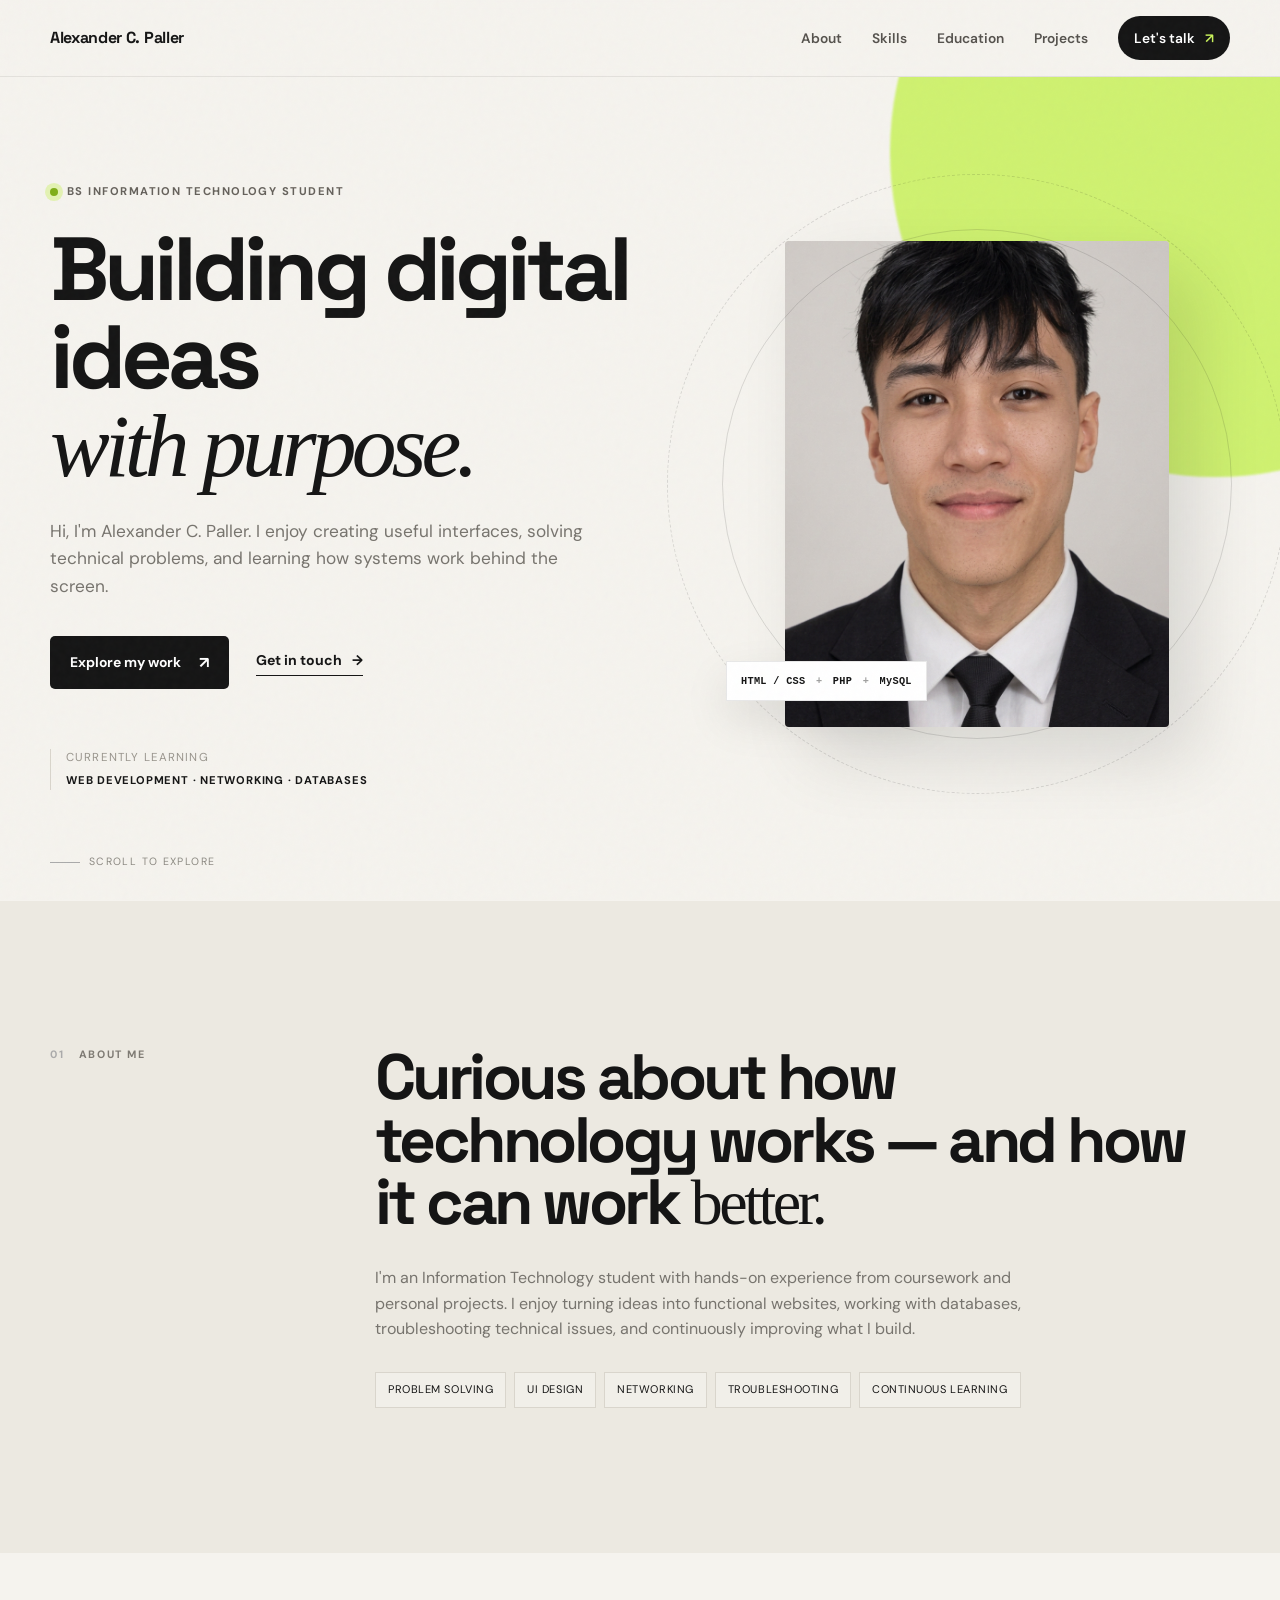
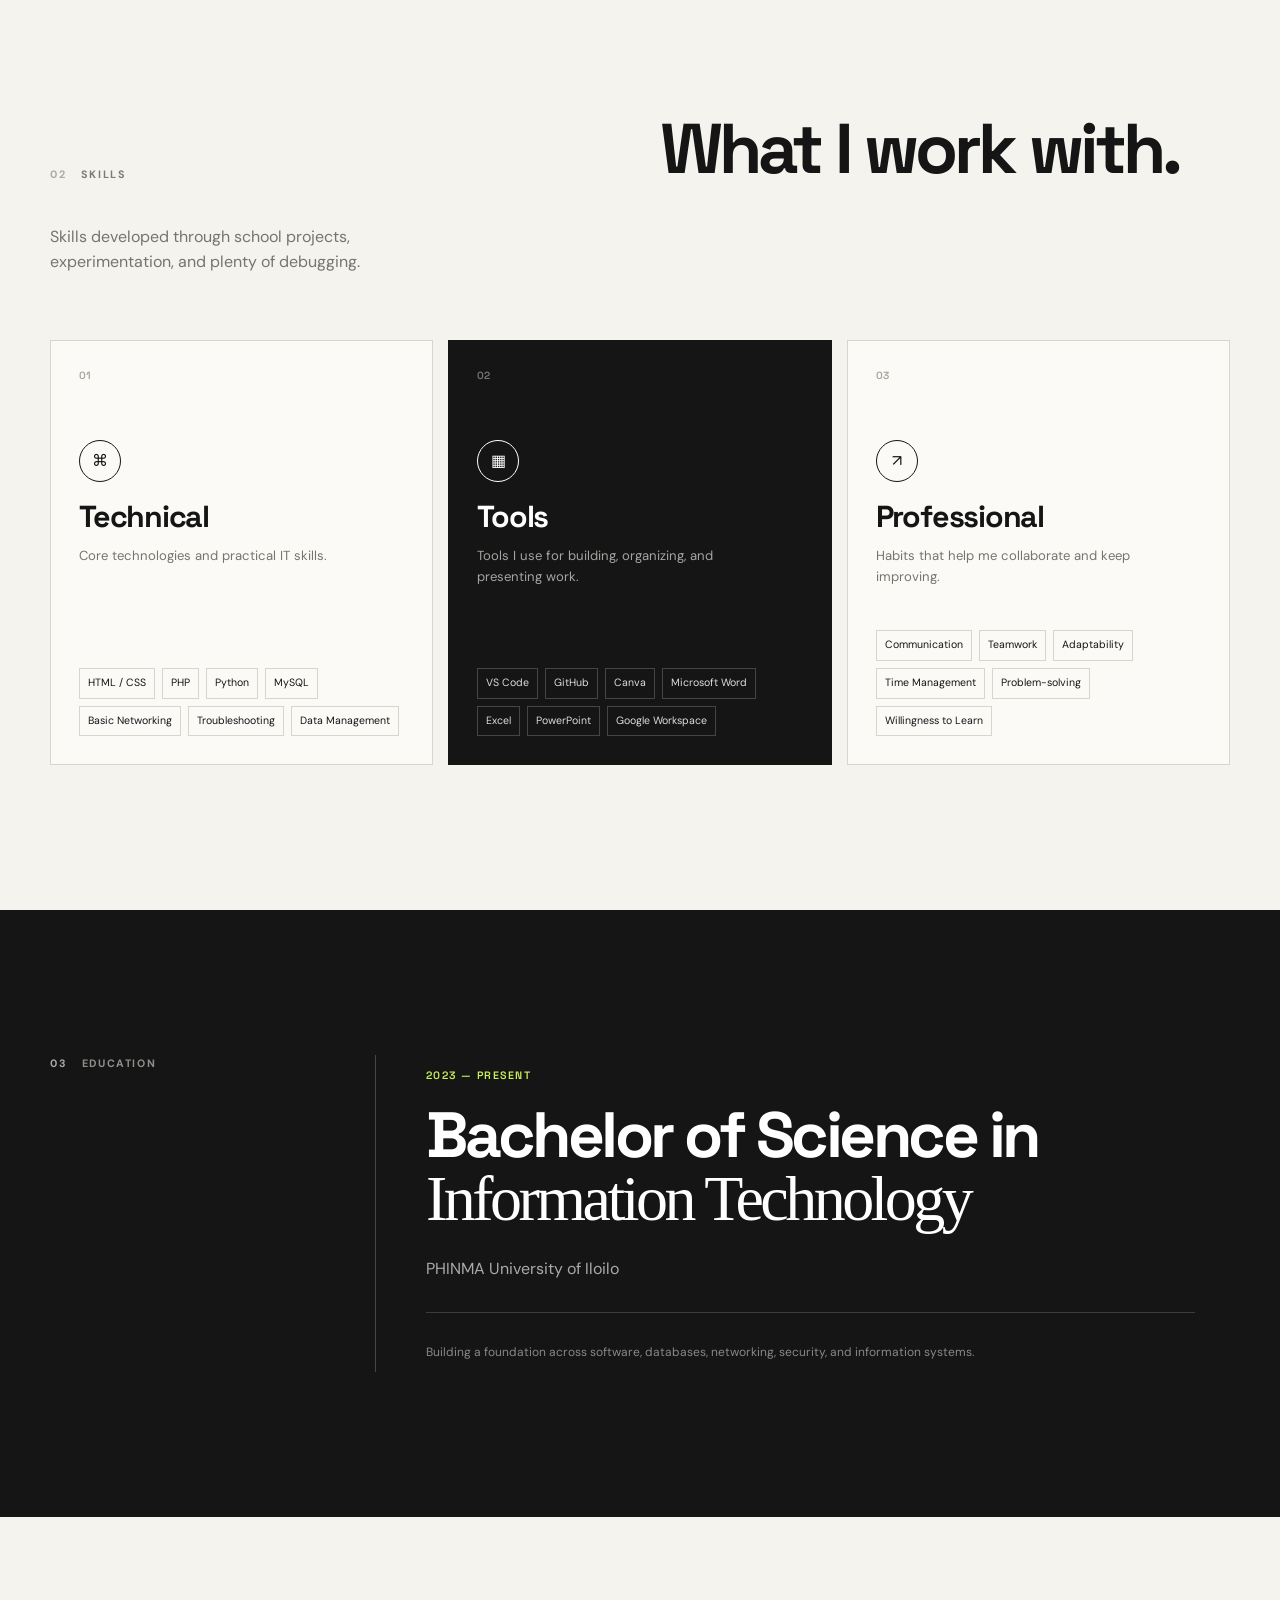
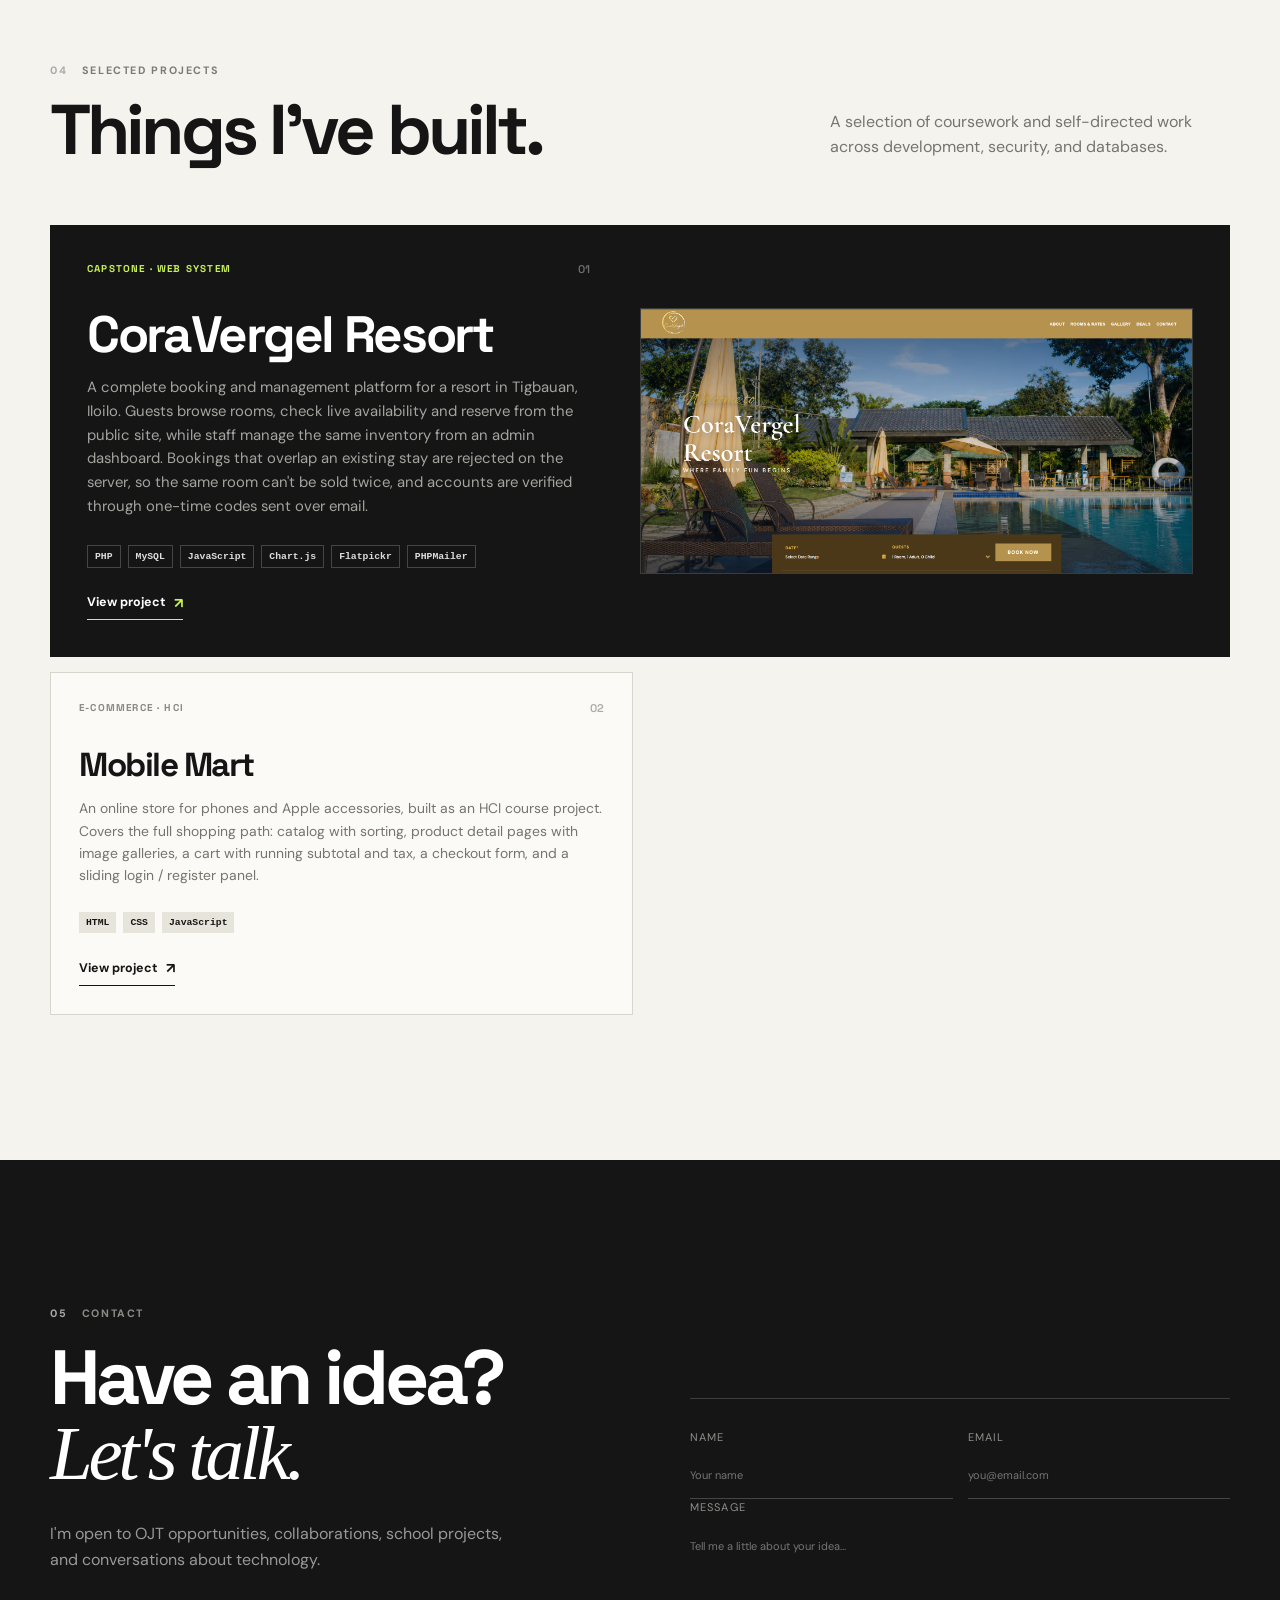
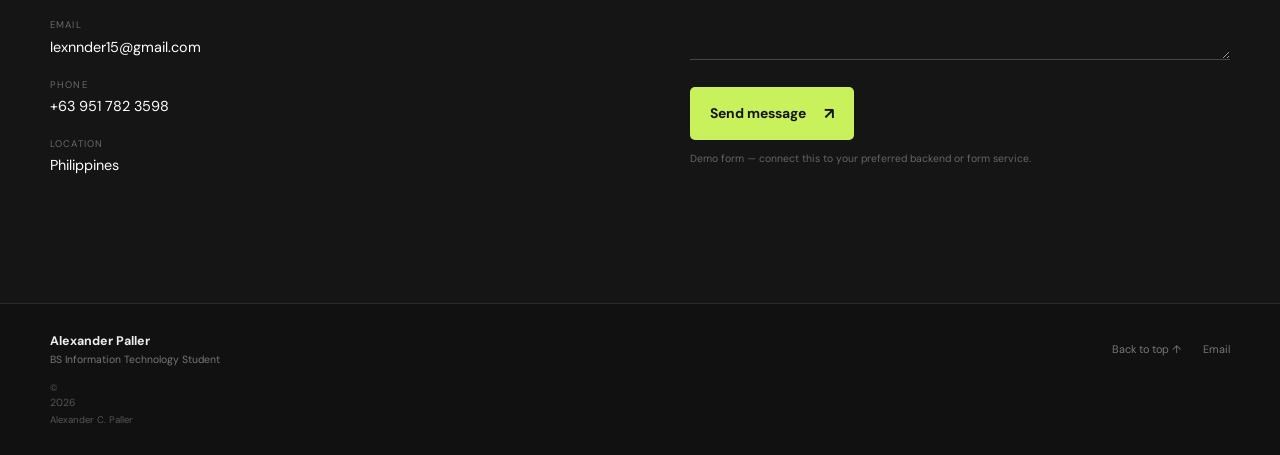
<file: portfolio/index.html>
<!DOCTYPE html>
<html lang="en">
<head>
  <meta charset="UTF-8">
  <meta name="viewport" content="width=device-width, initial-scale=1.0">
  <meta name="description" content="Alexander C. Paller — BS Information Technology portfolio.">
  <title>My Portfolio</title>
  <link rel="icon" href="portfolio.png">
  <link rel="preconnect" href="https://fonts.googleapis.com">
  <link rel="preconnect" href="https://fonts.gstatic.com" crossorigin>
  <link href="https://fonts.googleapis.com/css2?family=DM+Sans:wght@400;500;600;700&family=Space+Grotesk:wght@500;600;700&display=swap" rel="stylesheet">
  <link rel="stylesheet" href="style.css">
</head>
<body>
  <header class="site-header" id="top">
    <nav class="nav wrap">
      <a class="brand" href="#home" aria-label="Alexander Paller home">
        <span>Alexander C. Paller</span>
      </a>

      <div class="nav-links" id="navLinks">
        <a href="#about">About</a>
        <a href="#skills">Skills</a>
        <a href="#education">Education</a>
        <a href="#projects">Projects</a>
        <a class="nav-contact" href="#contact">Let's talk <span>↗</span></a>
      </div>

      <button class="menu-btn" id="menuBtn" aria-label="Open navigation" aria-expanded="false">
        <span></span><span></span>
      </button>
    </nav>
  </header>

  <main>
    <section class="hero" id="home">
      <div class="hero-grid wrap">
        <div class="hero-copy reveal">
          <div class="kicker"><span class="pulse"></span> BS Information Technology Student</div>
          <h1>Building digital ideas<br><em>with purpose.</em></h1>
          <p class="hero-text">
            Hi, I'm Alexander C. Paller. I enjoy creating useful interfaces,
            solving technical problems, and learning how systems work behind the screen.
          </p>
          <div class="hero-actions">
            <a href="#projects" class="button button-dark">Explore my work <span>↗</span></a>
            <a href="#contact" class="text-link">Get in touch <span>→</span></a>
          </div>
          <div class="hero-meta">
            <span>Currently learning</span>
            <strong>Web Development · Networking · Databases</strong>
          </div>
        </div>

        <div class="hero-visual reveal">
          <div class="visual-orbit orbit-one"></div>
          <div class="visual-orbit orbit-two"></div>
          <div class="portrait-card">
            <img src="profile.jpg" alt="Alexander C. Paller" onerror="this.style.display='none'; this.nextElementSibling.style.display='flex';">

          </div>
          <div class="float-card float-card-bottom">HTML / CSS <b>+</b> PHP <b>+</b> MySQL</div>
        </div>
      </div>
      <div class="scroll-note"><span></span> Scroll to explore</div>
    </section>

    <section class="intro-section" id="about">
      <div class="wrap split">
        <div class="section-label reveal"><span>01</span> ABOUT ME</div>
        <div class="about-copy reveal">
          <h2>Curious about how technology works — and how it can work <span>better.</span></h2>
          <p>
            I'm an Information Technology student with hands-on experience from coursework
            and personal projects. I enjoy turning ideas into functional websites,
            working with databases, troubleshooting technical issues, and continuously
            improving what I build.
          </p>
          <div class="tag-row">
            <span>Problem Solving</span><span>UI Design</span><span>Networking</span>
            <span>Troubleshooting</span><span>Continuous Learning</span>
          </div>
        </div>
      </div>
    </section>

    <section class="skills-section" id="skills">
      <div class="wrap">
        <div class="section-heading reveal">
          <div class="section-label"><span>02</span> SKILLS</div>
          <h2>What I work with.</h2>
          <p>Skills developed through school projects, experimentation, and plenty of debugging.</p>
        </div>

        <div class="skills-layout">
          <article class="skill-panel reveal">
            <div class="skill-number">01</div>
            <div class="skill-icon">⌘</div>
            <h3>Technical</h3>
            <p>Core technologies and practical IT skills.</p>
            <div class="chips">
              <span>HTML / CSS</span><span>PHP</span><span>Python</span><span>MySQL</span>
              <span>Basic Networking</span><span>Troubleshooting</span><span>Data Management</span>
            </div>
          </article>

          <article class="skill-panel accent-panel reveal">
            <div class="skill-number">02</div>
            <div class="skill-icon">▦</div>
            <h3>Tools</h3>
            <p>Tools I use for building, organizing, and presenting work.</p>
            <div class="chips">
              <span>VS Code</span><span>GitHub</span><span>Canva</span>
              <span>Microsoft Word</span><span>Excel</span><span>PowerPoint</span><span>Google Workspace</span>
            </div>
          </article>

          <article class="skill-panel reveal">
            <div class="skill-number">03</div>
            <div class="skill-icon">↗</div>
            <h3>Professional</h3>
            <p>Habits that help me collaborate and keep improving.</p>
            <div class="chips">
              <span>Communication</span><span>Teamwork</span><span>Adaptability</span>
              <span>Time Management</span><span>Problem-solving</span><span>Willingness to Learn</span>
            </div>
          </article>
        </div>
      </div>
    </section>

    <section class="education-section" id="education">
      <div class="wrap split">
        <div class="section-label reveal"><span>03</span> EDUCATION</div>
        <div class="education-card reveal">
          <span class="edu-year">2023 — PRESENT</span>
          <h2>Bachelor of Science in<br><span>Information Technology</span></h2>
          <p>PHINMA University of Iloilo</p>
          <div class="edu-line"></div>
          <small>Building a foundation across software, databases, networking, security, and information systems.</small>
        </div>
      </div>
    </section>

    <section class="projects-section" id="projects">
      <div class="wrap">
        <div class="section-heading projects-heading reveal">
          <div>
            <div class="section-label"><span>04</span> SELECTED PROJECTS</div>
            <h2>Things I've built.</h2>
          </div>
          <p>A selection of coursework and self-directed work across development, security, and databases.</p>
        </div>

        <div class="project-grid">

          <article class="project-card feature-card reveal">
            <div class="feature-main">
              <div class="card-top">
                <span class="project-type">CAPSTONE · WEB SYSTEM</span>
                <span class="project-index">01</span>
              </div>
              <h3>CoraVergel Resort</h3>
              <p>
                A complete booking and management platform for a resort in Tigbauan, Iloilo.
                Guests browse rooms, check live availability and reserve from the public site,
                while staff manage the same inventory from an admin dashboard. Bookings that
                overlap an existing stay are rejected on the server, so the same room can't be
                sold twice, and accounts are verified through one-time codes sent over email.
              </p>
              <div class="project-tags">
                <span>PHP</span><span>MySQL</span><span>JavaScript</span>
                <span>Chart.js</span><span>Flatpickr</span><span>PHPMailer</span>
              </div>
              <a href="#" class="card-link">View project <span>↗</span></a>
            </div>

            <figure class="feature-shot">
              <img src="coravergel-home.png" alt="CoraVergel Resort home page with booking bar and resort policies" loading="lazy">
            </figure>
          </article>

          <article class="project-card reveal">
            <div class="card-top">
              <span class="project-type">E-COMMERCE · HCI</span>
              <span class="project-index">02</span>
            </div>
            <h3>Mobile Mart</h3>
            <p>
              An online store for phones and Apple accessories, built as an HCI course project.
              Covers the full shopping path: catalog with sorting, product detail pages with
              image galleries, a cart with running subtotal and tax, a checkout form, and a
              sliding login / register panel.
            </p>
            <div class="project-tags"><span>HTML</span><span>CSS</span><span>JavaScript</span></div>
            <a href="#" class="card-link">View project <span>↗</span></a>
          </article>

        </div>
      </div>
    </section>

    <section class="contact-section" id="contact">
      <div class="wrap contact-grid">
        <div class="contact-copy reveal">
          <div class="section-label light"><span>05</span> CONTACT</div>
          <h2>Have an idea?<br><em>Let's talk.</em></h2>
          <p>I'm open to OJT opportunities, collaborations, school projects, and conversations about technology.</p>
          <div class="contact-details">
            <a href="mailto:lexnnder15@gmail.com"><small>EMAIL</small>lexnnder15@gmail.com</a>
            <a href="tel:+639517823598"><small>PHONE</small>+63 951 782 3598</a>
            <div><small>LOCATION</small>Philippines</div>
          </div>
        </div>

        <form class="contact-form reveal" id="contactForm">
          <div class="form-row">
            <label>Name<input type="text" name="name" placeholder="Your name" required></label>
            <label>Email<input type="email" name="email" placeholder="you@email.com" required></label>
          </div>
          <label>Message<textarea name="message" placeholder="Tell me a little about your idea..." required></textarea></label>
          <button class="button button-light" type="submit">Send message <span>↗</span></button>
          <p class="form-note" id="formNote">Demo form — connect this to your preferred backend or form service.</p>
        </form>
      </div>
    </section>
  </main>

  <footer>
    <div class="wrap footer-inner">
      <div><strong>Alexander Paller</strong><span>BS Information Technology Student</span></div>
      <div class="footer-links">
        <a href="#top">Back to top ↑</a>
        <a href="mailto:lexnnder15@gmail.com">Email</a>
      </div>
      <small>© <span id="year"></span> Alexander C. Paller</small>
    </div>
  </footer>

  <script>
    const menuBtn = document.getElementById('menuBtn');
    const navLinks = document.getElementById('navLinks');
    menuBtn.addEventListener('click', () => {
      const open = navLinks.classList.toggle('open');
      menuBtn.classList.toggle('open', open);
      menuBtn.setAttribute('aria-expanded', open);
    });
    navLinks.querySelectorAll('a').forEach(link => link.addEventListener('click', () => {
      navLinks.classList.remove('open');
      menuBtn.classList.remove('open');
      menuBtn.setAttribute('aria-expanded', 'false');
    }));

    const observer = new IntersectionObserver(entries => {
      entries.forEach(entry => {
        if (entry.isIntersecting) {
          entry.target.classList.add('visible');
          observer.unobserve(entry.target);
        }
      });
    }, { threshold: 0.12 });
    document.querySelectorAll('.reveal').forEach(el => observer.observe(el));

    document.getElementById('contactForm').addEventListener('submit', e => {
      e.preventDefault();
      document.getElementById('formNote').textContent = 'Thanks! This demo form is ready to be connected to a backend or form service.';
      e.target.reset();
    });
    document.getElementById('year').textContent = new Date().getFullYear();
  </script>
</body>
</html>
</file>
<file: portfolio/style.css>
:root {
  --paper:#f5f3ee;
  --paper-2:#ece9e1;
  --ink:#151515;
  --muted:#77746e;
  --line:#d9d5cc;
  --card:#fbfaf7;
  --lime:#c9f15b;
  --lime-soft:#e5f8ad;
  --dark:#171817;
  --white:#fff;
  --serif: Georgia, "Times New Roman", serif;
  --sans:"DM Sans","Segoe UI",sans-serif;
  --display:"Space Grotesk","Segoe UI",sans-serif;
  --max:1180px;
}
*{box-sizing:border-box}
html{scroll-behavior:smooth}
body{margin:0;background:var(--paper);color:var(--ink);font-family:var(--sans);line-height:1.6;-webkit-font-smoothing:antialiased}
body:before{content:"";position:fixed;inset:0;pointer-events:none;opacity:.16;background-image:url("data:image/svg+xml,%3Csvg viewBox='0 0 160 160' xmlns='http://www.w3.org/2000/svg'%3E%3Cfilter id='n'%3E%3CfeTurbulence type='fractalNoise' baseFrequency='.9' numOctaves='3' stitchTiles='stitch'/%3E%3C/filter%3E%3Crect width='100%25' height='100%25' filter='url(%23n)' opacity='.16'/%3E%3C/svg%3E");z-index:50}
a{color:inherit;text-decoration:none}
button,input,textarea{font:inherit}
.wrap{width:min(var(--max),calc(100% - 48px));margin:auto}
.site-header{position:sticky;top:0;z-index:40;background:rgba(245,243,238,.86);backdrop-filter:blur(18px);border-bottom:1px solid rgba(21,21,21,.08)}
.nav{height:76px;display:flex;align-items:center;justify-content:space-between}
.brand{display:flex;align-items:center;gap:11px;font-family:var(--display);font-weight:700;letter-spacing:-.02em}
.brand-mark{width:37px;height:37px;display:grid;place-items:center;border:1px solid var(--ink);border-radius:50%;font-size:.72rem}
.nav-links{display:flex;align-items:center;gap:30px;font-size:.86rem;font-weight:600}
.nav-links>a:not(.nav-contact){position:relative;color:#55524d}
.nav-links>a:not(.nav-contact):after{content:"";position:absolute;left:0;right:100%;bottom:-7px;height:1px;background:var(--ink);transition:right .25s}
.nav-links>a:not(.nav-contact):hover:after{right:0}
.nav-contact{display:flex;align-items:center;gap:10px;background:var(--ink);color:#fff;padding:11px 16px;border-radius:99px}
.nav-contact span{color:var(--lime)}
.menu-btn{display:none;border:0;background:none;width:42px;height:42px;cursor:pointer}
.menu-btn span{display:block;width:23px;height:2px;background:var(--ink);margin:6px auto;transition:.25s}
.hero{min-height:calc(100vh - 76px);display:flex;align-items:center;position:relative;padding:80px 0 90px;overflow:hidden}
.hero:before{content:"";position:absolute;width:650px;height:650px;border-radius:50%;background:var(--lime);right:-260px;top:-250px;filter:blur(1px);opacity:.85}
.hero-grid{display:grid;grid-template-columns:1.08fr .92fr;gap:80px;align-items:center;position:relative;z-index:2}
.kicker{display:inline-flex;align-items:center;gap:9px;text-transform:uppercase;letter-spacing:.13em;font-size:.7rem;font-weight:700;color:#65615b;margin-bottom:25px}
.pulse{width:8px;height:8px;border-radius:50%;background:#7fae19;box-shadow:0 0 0 5px rgba(201,241,91,.4)}
h1,h2,h3{font-family:var(--display);margin:0;letter-spacing:-.055em;line-height:.98}
.hero h1{font-size:clamp(3.6rem,7vw,6.7rem);max-width:760px}
.hero h1 em,.contact-copy h2 em{font-family:var(--serif);font-weight:400}
.hero-text{max-width:570px;font-size:1.08rem;color:var(--muted);margin:28px 0 0}
.hero-actions{display:flex;align-items:center;gap:27px;margin-top:35px}
.button{border:0;display:inline-flex;align-items:center;justify-content:center;gap:18px;padding:14px 20px;border-radius:5px;font-weight:700;font-size:.87rem;cursor:pointer;transition:transform .2s,box-shadow .2s}
.button span{font-size:1rem}
.button-dark{background:var(--ink);color:#fff}
.button-dark:hover{transform:translateY(-3px);box-shadow:0 14px 30px rgba(0,0,0,.14)}
.button-light{background:var(--lime);color:var(--ink)}
.button-light:hover{transform:translateY(-3px)}
.text-link{font-weight:700;font-size:.88rem;border-bottom:1px solid var(--ink);padding-bottom:4px}
.text-link span{margin-left:7px}
.hero-meta{display:flex;flex-direction:column;gap:4px;margin-top:60px;padding-left:15px;border-left:1px solid var(--line);font-size:.72rem;text-transform:uppercase;letter-spacing:.1em}
.hero-meta span{color:#99958d}.hero-meta strong{font-size:.7rem;letter-spacing:.07em}
.hero-visual{height:590px;position:relative;display:grid;place-items:center}
.portrait-card{position:relative;width:min(390px,76%);aspect-ratio:.79;overflow:hidden;background:#ddd8cc;border-radius:4px;box-shadow:25px 30px 70px rgba(0,0,0,.12);}
.portrait-card img{width:100%;height:100%;object-fit:cover;object-position:center}
.portrait-fallback{display:none;width:100%;height:100%;align-items:center;justify-content:center;background:#252725;color:var(--lime);font:700 6rem var(--display)}
.portrait-caption{position:absolute;bottom:18px;left:18px;right:18px;background:rgba(248,247,242,.88);backdrop-filter:blur(12px);padding:13px 15px;display:flex;align-items:center;gap:13px}
.portrait-caption>span{font:600 .68rem var(--display);color:#888}
.portrait-caption strong,.portrait-caption small{display:block}.portrait-caption strong{font-size:.77rem}.portrait-caption small{font-size:.66rem;color:#777}
.visual-orbit{position:absolute;border:1px solid rgba(21,21,21,.13);border-radius:50%;z-index:1}
.orbit-one{width:510px;height:510px}.orbit-two{width:620px;height:620px;border-style:dashed}
.float-card{position:absolute;z-index:4;background:var(--white);border:1px solid rgba(0,0,0,.09);box-shadow:0 18px 45px rgba(0,0,0,.1);padding:11px 14px;font-size:.7rem;font-weight:700}
.float-card-top{top:74px;right:0}.float-card-top span{color:#86a927;margin-right:7px}.float-card-bottom{bottom:78px;left:2px;font-family:monospace;font-size:.64rem;letter-spacing:.03em}.float-card-bottom b{color:#a0a0a0;margin:0 4px}
.scroll-note{position:absolute;bottom:30px;left:max(24px,calc((100% - var(--max))/2));font-size:.66rem;text-transform:uppercase;letter-spacing:.13em;color:#8b8881;display:flex;align-items:center;gap:9px}
.scroll-note span{width:30px;height:1px;background:#aaa}
.intro-section,.education-section{background:var(--paper-2);padding:145px 0}
.split{display:grid;grid-template-columns:25% 75%;gap:30px}
.section-label{font-size:.67rem;letter-spacing:.15em;font-weight:700;color:#7e7a73}.section-label span{color:#aaa;margin-right:10px}
.about-copy{max-width:850px}.about-copy h2{font-size:clamp(2.4rem,5vw,4.6rem);max-width:900px}.about-copy h2 span{font-family:var(--serif);font-weight:400}
.about-copy p{max-width:690px;color:var(--muted);font-size:1rem;margin:30px 0}
.tag-row{display:flex;flex-wrap:wrap;gap:8px}.tag-row span{border:1px solid var(--line);padding:8px 12px;font-size:.69rem;text-transform:uppercase;letter-spacing:.05em;background:rgba(255,255,255,.25)}
.skills-section,.projects-section{padding:145px 0}
.section-heading{display:grid;grid-template-columns:1fr 1fr;align-items:end;gap:40px;margin-bottom:60px}
.section-heading h2{font-size:clamp(3rem,5.5vw,5rem);margin-top:17px}.section-heading>p{color:var(--muted);max-width:420px;margin:0 0 5px}
.skills-layout{display:grid;grid-template-columns:repeat(3,1fr);gap:15px}
.skill-panel{min-height:420px;border:1px solid var(--line);padding:28px;display:flex;flex-direction:column;position:relative;background:var(--card);transition:transform .25s,box-shadow .25s}
.skill-panel:hover{transform:translateY(-7px);box-shadow:0 25px 50px rgba(0,0,0,.08)}
.accent-panel{background:var(--ink);color:#fff;border-color:var(--ink)}
.skill-number{font:600 .65rem var(--display);color:#a8a49b}.accent-panel .skill-number{color:#777}
.skill-icon{width:42px;height:42px;border:1px solid currentColor;border-radius:50%;display:grid;place-items:center;margin:58px 0 20px;font-size:1rem}
.skill-panel h3{font-size:1.9rem;letter-spacing:-.04em}.skill-panel p{font-size:.82rem;color:var(--muted);max-width:270px}.accent-panel p{color:#a4a4a0}
.chips{display:flex;flex-wrap:wrap;gap:7px;margin-top:auto;padding-top:30px}.chips span{font-size:.66rem;border:1px solid var(--line);padding:6px 8px}.accent-panel .chips span{border-color:#454642;color:#ddd}
.education-section{background:var(--ink);color:#fff}.education-section .section-label{color:#8f8f8b}
.education-card{border-left:1px solid #454744;padding:6px 0 10px 50px;max-width:820px}.edu-year{display:inline-block;color:var(--lime);font:600 .67rem var(--display);letter-spacing:.12em;margin-bottom:22px}.education-card h2{font-size:clamp(2.5rem,5vw,5rem)}.education-card h2 span{font-family:var(--serif);font-weight:400}.education-card p{margin:25px 0;color:#aaa}.edu-line{width:100%;height:1px;background:#3b3d3a;margin:30px 0}.education-card small{color:#888;font-size:.75rem;max-width:620px;display:block}

/*---------------PROJECT CARDS------------------*/
.projects-heading{grid-template-columns:1fr auto}
.projects-heading>p{max-width:400px}
.project-grid{display:grid;grid-template-columns:repeat(2,1fr);gap:15px}
.project-card{
  position:relative;display:flex;flex-direction:column;
  background:var(--card);border:1px solid var(--line);padding:28px;
  transition:transform .25s,box-shadow .25s,border-color .25s;
}
.project-card:hover{transform:translateY(-7px);box-shadow:0 25px 50px rgba(0,0,0,.08);border-color:#c4bfb3}
.card-top{display:flex;align-items:center;justify-content:space-between;gap:16px;margin-bottom:34px}
.project-type{font:700 .62rem var(--display);letter-spacing:.12em;color:#888}
.project-index{font:600 .7rem var(--display);color:#aaa}
.project-card h3{font-size:clamp(1.7rem,2.6vw,2.3rem);letter-spacing:-.045em}
.project-card p{color:var(--muted);font-size:.87rem;margin:16px 0 26px;max-width:540px}
.project-tags{display:flex;gap:7px;flex-wrap:wrap;margin-top:auto}
.project-tags span{font:600 .61rem monospace;background:#e7e4db;padding:5px 7px}
.card-link{display:inline-flex;align-items:center;gap:9px;margin-top:24px;font-weight:700;font-size:.78rem;border-bottom:1px solid var(--ink);align-self:flex-start;padding-bottom:4px;transition:gap .2s}
.card-link span{font-size:.9rem}
.project-card:hover .card-link{gap:14px}

.feature-card{
  grid-column:1/-1;background:var(--ink);color:#fff;border-color:var(--ink);
  display:grid;grid-template-columns:1.15fr .85fr;gap:50px;padding:36px;
}
.feature-card:hover{border-color:var(--ink)}
.feature-main{display:flex;flex-direction:column}
.feature-card .project-type{color:var(--lime)}
.feature-card .project-index{color:#6d6f6b}
.feature-card h3{font-size:clamp(2.1rem,4vw,3.4rem)}
.feature-card p{color:#a4a4a0;font-size:.93rem;max-width:560px}
.feature-card .project-tags span{background:transparent;border:1px solid #454642;color:#ddd}
.feature-card .card-link{border-bottom-color:var(--lime);color:#fff}
.feature-card .card-link span{color:var(--lime)}
.feature-card>*{min-width:0}
.feature-card{grid-template-columns:1fr 1.1fr;align-items:center}
.feature-main{grid-column:1;grid-row:1}
.feature-shot{grid-column:2;grid-row:1}
.feature-shot{margin:0;border:1px solid #3b3d3a;background:#101110;overflow:hidden}
.shot-bar{display:flex;align-items:center;gap:6px;padding:10px 14px;border-bottom:1px solid #3b3d3a}
.shot-bar i{width:8px;height:8px;border-radius:50%;background:#454642}
.shot-bar span{margin-left:10px;font:600 .62rem var(--display);letter-spacing:.1em;text-transform:uppercase;color:#8f8f8b}
.feature-shot img{display:block;width:100%;height:auto}

.contact-section{background:var(--ink);color:#fff;padding:145px 0 125px}.contact-grid{display:grid;grid-template-columns:1fr 1fr;gap:100px}.section-label.light{color:#8c8c87}.contact-copy h2{font-size:clamp(3.2rem,6vw,6rem);margin-top:18px}.contact-copy>p{color:#999;margin:30px 0;max-width:480px}.contact-details{display:flex;flex-direction:column;gap:18px;margin-top:45px}.contact-details a,.contact-details div{display:flex;flex-direction:column;font-size:.9rem}.contact-details small{color:#686b66;font-size:.6rem;letter-spacing:.12em;margin-bottom:3px}.contact-details a:hover{color:var(--lime)}
.contact-form{align-self:end;border-top:1px solid #3c3e3b;padding-top:30px}.form-row{display:grid;grid-template-columns:1fr 1fr;gap:15px}.contact-form label{display:block;color:#8d908a;font-size:.69rem;text-transform:uppercase;letter-spacing:.1em}.contact-form input,.contact-form textarea{display:block;width:100%;margin-top:8px;background:transparent;border:0;border-bottom:1px solid #444743;color:#fff;padding:13px 0;outline:0;border-radius:0}.contact-form textarea{min-height:135px;resize:vertical}.contact-form input:focus,.contact-form textarea:focus{border-color:var(--lime)}.contact-form .button{margin-top:27px}.form-note{font-size:.65rem;color:#656762}
footer{background:#101110;color:#777;padding:28px 0;border-top:1px solid #292b29}.footer-inner{display:grid;grid-template-columns:1fr auto;gap:12px;align-items:center}.footer-inner strong{display:block;color:#eee;font-size:.78rem}.footer-inner span{display:block;font-size:.65rem}.footer-links{display:flex;gap:22px;font-size:.68rem}.footer-links a:hover{color:#fff}.footer-inner>small{grid-column:1/-1;font-size:.6rem;color:#555}
.reveal{opacity:0;transform:translateY(22px);transition:opacity .7s ease,transform .7s ease}.reveal.visible{opacity:1;transform:none}
@media(prefers-reduced-motion:reduce){.reveal{opacity:1;transform:none;transition:none}*{transition-duration:.001ms !important}}
@media(max-width:900px){
  .nav-links{display:none;position:absolute;top:76px;left:0;right:0;background:var(--paper);border-bottom:1px solid var(--line);padding:15px 24px;flex-direction:column;align-items:stretch;gap:0}
  .nav-links.open{display:flex}.nav-links>a{padding:14px 0}.nav-contact{justify-content:center;margin-top:5px}.menu-btn{display:block}.menu-btn.open span:first-child{transform:translateY(4px) rotate(45deg)}.menu-btn.open span:last-child{transform:translateY(-4px) rotate(-45deg)}
  .hero-grid{grid-template-columns:1fr;gap:55px}.hero-visual{height:470px;order:-1}.portrait-card{height:430px;width:330px}.float-card-top{right:4%}.float-card-bottom{left:4%}
  .hero{padding-top:55px}.scroll-note{display:none}
  .split,.contact-grid{grid-template-columns:1fr;gap:45px}.skills-layout{grid-template-columns:1fr}.skill-panel{min-height:330px}.section-heading{grid-template-columns:1fr}.projects-heading{grid-template-columns:1fr}.education-card{padding-left:30px}
  .project-grid{grid-template-columns:1fr}
  .feature-card{grid-template-columns:1fr;gap:32px;padding:28px}
  .feature-main,.feature-shot{grid-column:1;grid-row:auto}
}
@media(max-width:600px){
  .wrap{width:min(var(--max),calc(100% - 34px))}.nav{height:68px}.nav-links{top:68px}
  .hero{padding:50px 0 80px}.hero h1{font-size:clamp(3rem,15vw,4.8rem)}.hero-text{font-size:.98rem}.hero-actions{align-items:flex-start;flex-direction:column;gap:18px}.hero-meta{margin-top:42px}
  .hero-visual{height:410px}.portrait-card{height:360px;width:275px}.orbit-one{width:350px;height:350px}.orbit-two{width:430px;height:430px}.float-card{font-size:.61rem}.float-card-top{top:35px}.float-card-bottom{bottom:25px}
  .intro-section,.skills-section,.education-section,.projects-section,.contact-section{padding:95px 0}.about-copy h2,.section-heading h2{font-size:3rem}.section-heading{margin-bottom:42px}.skill-panel{padding:23px}.skill-icon{margin-top:40px}
  .project-card{padding:22px}.card-top{margin-bottom:24px}.project-card h3{font-size:1.65rem}
  .form-row{grid-template-columns:1fr;gap:20px}.contact-grid{gap:55px}.footer-inner{grid-template-columns:1fr}.footer-links{order:2}.footer-inner>small{grid-column:1}
}
</file>
